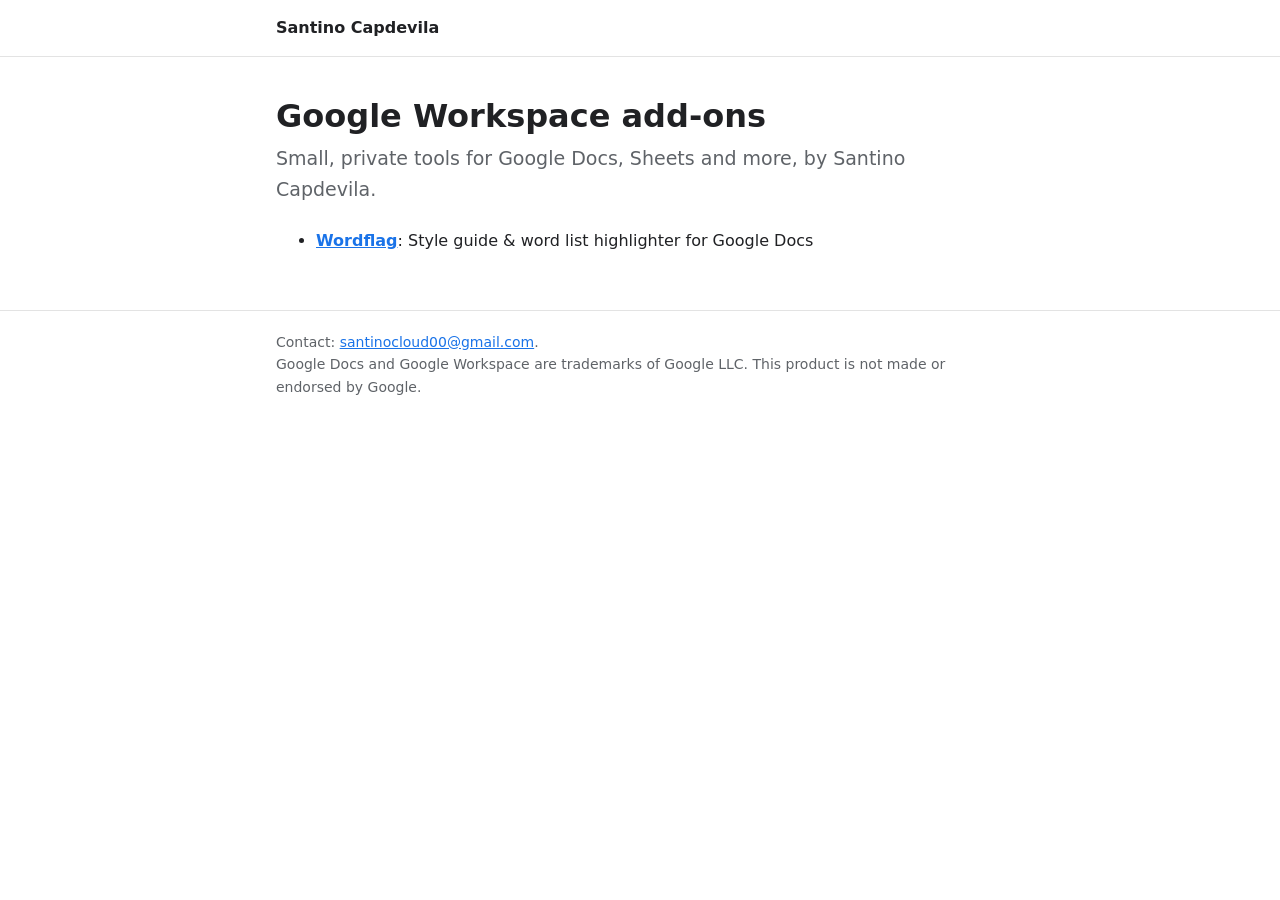
<file: index.html>
<!doctype html>
<html lang="en">
<head>
<meta charset="utf-8">
<meta name="viewport" content="width=device-width, initial-scale=1">
<title>Santino Capdevila · Google Workspace add-ons</title>
<meta name="description" content="Google Workspace add-ons by Santino Capdevila.">

<link rel="stylesheet" href="/site.css">
</head>
<body>
<header><div class="in"><a class="brand" href="/">Santino Capdevila</a></div></header>
<main>

<h1>Google Workspace add-ons</h1>
<p class="lead">Small, private tools for Google Docs, Sheets and more, by Santino Capdevila.</p>
<ul>
<li><a href="/wordflag/"><strong>Wordflag</strong></a>: Style guide &amp; word list highlighter for Google Docs</li>
</ul>

</main>
<footer><div class="in">Contact: <a href="mailto:santinocloud00@gmail.com">santinocloud00@gmail.com</a>.<br>Google Docs and Google Workspace are trademarks of Google LLC. This product is not made or endorsed by Google.</div></footer>
</body>
</html>
</file>
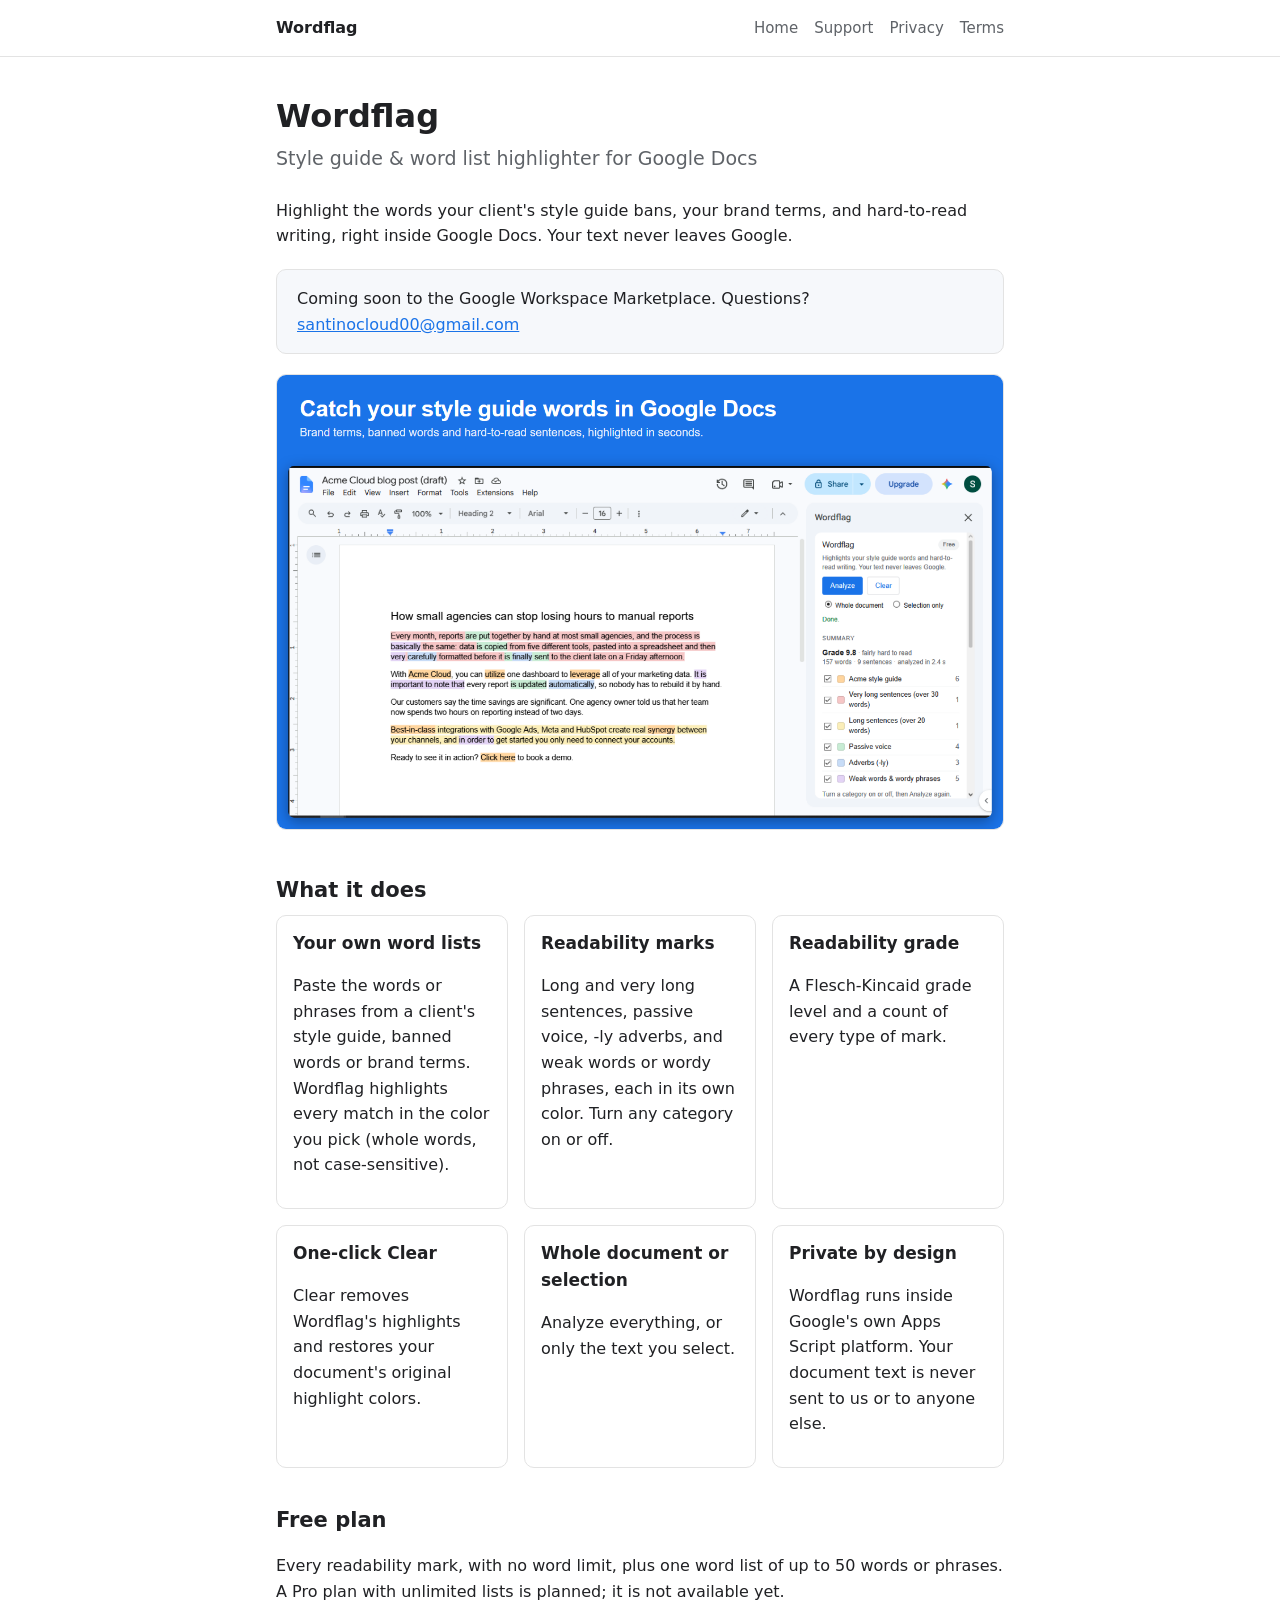
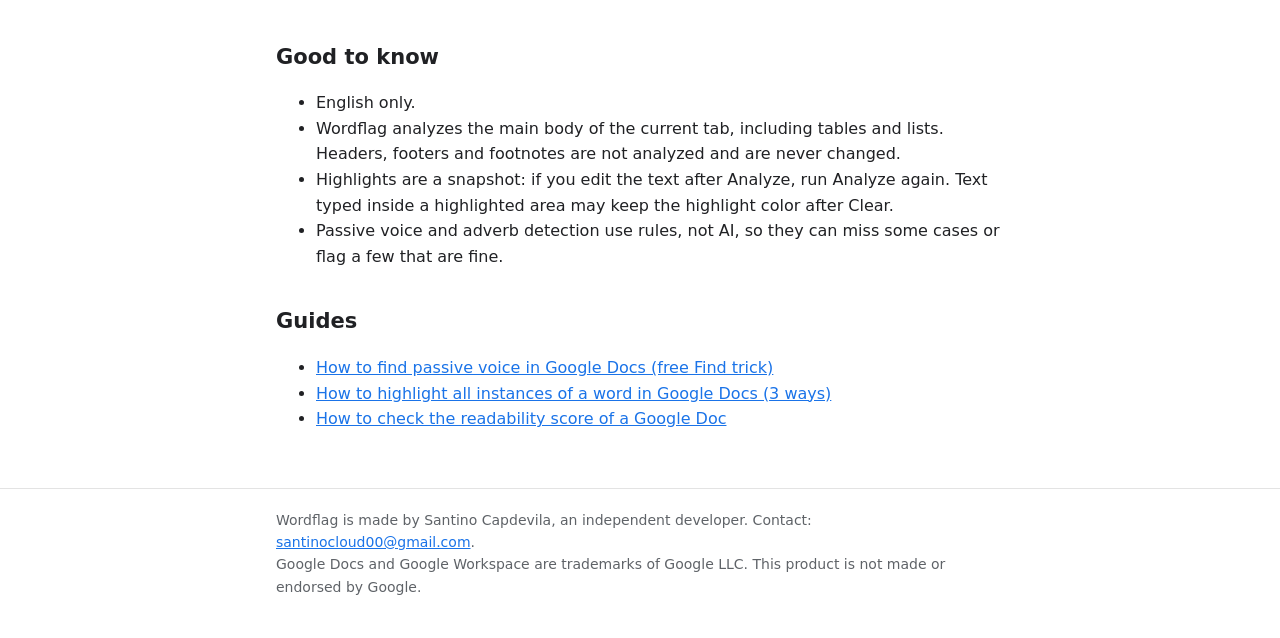
<file: wordflag/index.html>
<!doctype html>
<html lang="en">
<head>
<meta charset="utf-8">
<meta name="viewport" content="width=device-width, initial-scale=1">
<title>Wordflag: Style guide &amp; word list highlighter for Google Docs</title>
<meta name="description" content="Highlight the words your client&#39;s style guide bans, your brand terms, and hard-to-read writing, right inside Google Docs. Your text never leaves Google.">

<link rel="stylesheet" href="/site.css">
</head>
<body>
<header><div class="in"><a class="brand" href="/wordflag/">Wordflag</a><nav><a href="/wordflag/">Home</a><a href="/wordflag/support.html">Support</a><a href="/wordflag/privacy.html">Privacy</a><a href="/wordflag/terms.html">Terms</a></nav></div></header>
<main>

<h1>Wordflag</h1>
<p class="lead">Style guide &amp; word list highlighter for Google Docs</p>
<p>Highlight the words your client&#39;s style guide bans, your brand terms, and hard-to-read writing, right inside Google Docs. Your text never leaves Google.</p>
<p class="box">Coming soon to the Google Workspace Marketplace. Questions? <a href="mailto:santinocloud00@gmail.com">santinocloud00@gmail.com</a></p>
<img class="shot" src="screenshot-1.png" alt="Wordflag sidebar in Google Docs with highlighted words and sentences">
<h2>What it does</h2>
<div class="grid">
<div><h3>Your own word lists</h3><p>Paste the words or phrases from a client&#39;s style guide, banned words or brand terms. Wordflag highlights every match in the color you pick (whole words, not case-sensitive).</p></div>
<div><h3>Readability marks</h3><p>Long and very long sentences, passive voice, -ly adverbs, and weak words or wordy phrases, each in its own color. Turn any category on or off.</p></div>
<div><h3>Readability grade</h3><p>A Flesch-Kincaid grade level and a count of every type of mark.</p></div>
<div><h3>One-click Clear</h3><p>Clear removes Wordflag&#39;s highlights and restores your document&#39;s original highlight colors.</p></div>
<div><h3>Whole document or selection</h3><p>Analyze everything, or only the text you select.</p></div>
<div><h3>Private by design</h3><p>Wordflag runs inside Google&#39;s own Apps Script platform. Your document text is never sent to us or to anyone else.</p></div>
</div>
<h2>Free plan</h2>
<p>Every readability mark, with no word limit, plus one word list of up to 50 words or phrases. A Pro plan with unlimited lists is planned; it is not available yet.</p>
<h2>Good to know</h2>
<ul><li>English only.</li><li>Wordflag analyzes the main body of the current tab, including tables and lists. Headers, footers and footnotes are not analyzed and are never changed.</li><li>Highlights are a snapshot: if you edit the text after Analyze, run Analyze again. Text typed inside a highlighted area may keep the highlight color after Clear.</li><li>Passive voice and adverb detection use rules, not AI, so they can miss some cases or flag a few that are fine.</li></ul>
<h2>Guides</h2>
<ul><li><a href="/wordflag/guides/find-passive-voice-google-docs.html">How to find passive voice in Google Docs (free Find trick)</a></li><li><a href="/wordflag/guides/highlight-all-instances-of-a-word-google-docs.html">How to highlight all instances of a word in Google Docs (3 ways)</a></li><li><a href="/wordflag/guides/readability-score-google-docs.html">How to check the readability score of a Google Doc</a></li></ul>

</main>
<footer><div class="in">Wordflag is made by Santino Capdevila, an independent developer. Contact: <a href="mailto:santinocloud00@gmail.com">santinocloud00@gmail.com</a>.<br>Google Docs and Google Workspace are trademarks of Google LLC. This product is not made or endorsed by Google.</div></footer>
</body>
</html>
</file>
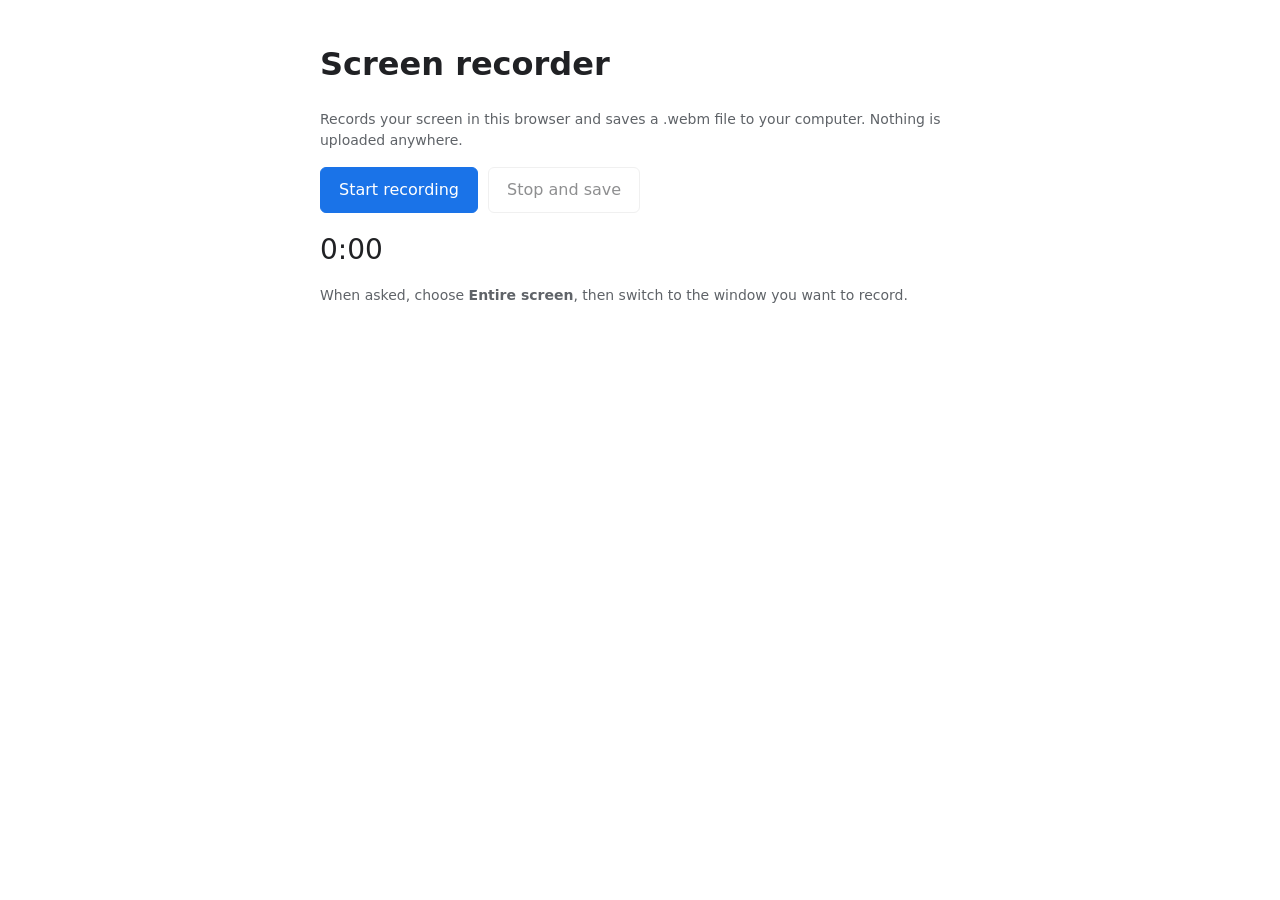
<file: tools/recorder.html>
<!doctype html>
<html lang="en">
<head>
<meta charset="utf-8">
<meta name="viewport" content="width=device-width, initial-scale=1">
<title>Screen recorder</title>
<meta name="robots" content="noindex">
<style>
  :root { --text:#202124; --muted:#5f6368; --bg:#fff; --accent:#1a73e8; --line:#e3e3e3; }
  @media (prefers-color-scheme: dark) { :root { --text:#e8eaed; --muted:#9aa0a6; --bg:#202124; --accent:#8ab4f8; --line:#3c4043; } }
  body { margin:0; background:var(--bg); color:var(--text); font:16px/1.5 system-ui, Arial, sans-serif; }
  main { max-width:640px; margin:40px auto; padding:0 16px; }
  button { font:inherit; padding:10px 18px; border-radius:6px; border:1px solid var(--line); background:var(--bg); color:var(--text); cursor:pointer; }
  button.primary { background:var(--accent); border-color:var(--accent); color:#fff; }
  button:disabled { opacity:.5; cursor:default; }
  .row { display:flex; gap:10px; flex-wrap:wrap; margin:16px 0; }
  #time { font-variant-numeric:tabular-nums; font-size:28px; }
  .muted { color:var(--muted); font-size:14px; }
  video { width:100%; border:1px solid var(--line); border-radius:8px; margin-top:12px; }
</style>
</head>
<body>
<main>
  <h1>Screen recorder</h1>
  <p class="muted">Records your screen in this browser and saves a .webm file to your computer. Nothing is uploaded anywhere.</p>
  <div class="row">
    <button id="start" class="primary">Start recording</button>
    <button id="stop" disabled>Stop and save</button>
  </div>
  <div id="time">0:00</div>
  <p class="muted" id="status">When asked, choose <strong>Entire screen</strong>, then switch to the window you want to record.</p>
  <video id="preview" controls hidden></video>
</main>
<script>
  let recorder, chunks = [], timer, started;
  const $ = (id) => document.getElementById(id);

  function tick() {
    const s = Math.floor((Date.now() - started) / 1000);
    $('time').textContent = Math.floor(s / 60) + ':' + String(s % 60).padStart(2, '0');
  }

  $('start').onclick = async () => {
    let stream;
    try {
      stream = await navigator.mediaDevices.getDisplayMedia({ video: { frameRate: 30 }, audio: false });
    } catch (e) {
      $('status').textContent = 'Recording was not started: ' + e.message;
      return;
    }
    const type = ['video/webm;codecs=vp9', 'video/webm;codecs=vp8', 'video/webm'].find((t) => MediaRecorder.isTypeSupported(t));
    recorder = new MediaRecorder(stream, { mimeType: type, videoBitsPerSecond: 6000000 });
    chunks = [];
    recorder.ondataavailable = (e) => { if (e.data.size) chunks.push(e.data); };
    recorder.onstop = () => {
      clearInterval(timer);
      stream.getTracks().forEach((t) => t.stop());
      const blob = new Blob(chunks, { type: 'video/webm' });
      const url = URL.createObjectURL(blob);
      const a = document.createElement('a');
      a.href = url;
      a.download = 'recording-' + new Date().toISOString().slice(0, 19).replace(/[:T]/g, '-') + '.webm';
      a.click();
      $('preview').src = url;
      $('preview').hidden = false;
      $('status').textContent = 'Saved to your Downloads folder as ' + a.download + '.';
      $('start').disabled = false;
      $('stop').disabled = true;
    };
    stream.getVideoTracks()[0].onended = () => { if (recorder.state !== 'inactive') recorder.stop(); };
    recorder.start(1000);
    started = Date.now();
    timer = setInterval(tick, 500);
    $('start').disabled = true;
    $('stop').disabled = false;
    $('status').textContent = 'Recording… come back here and click "Stop and save" when you finish.';
  };

  $('stop').onclick = () => { if (recorder && recorder.state !== 'inactive') recorder.stop(); };
</script>
</body>
</html>
</file>
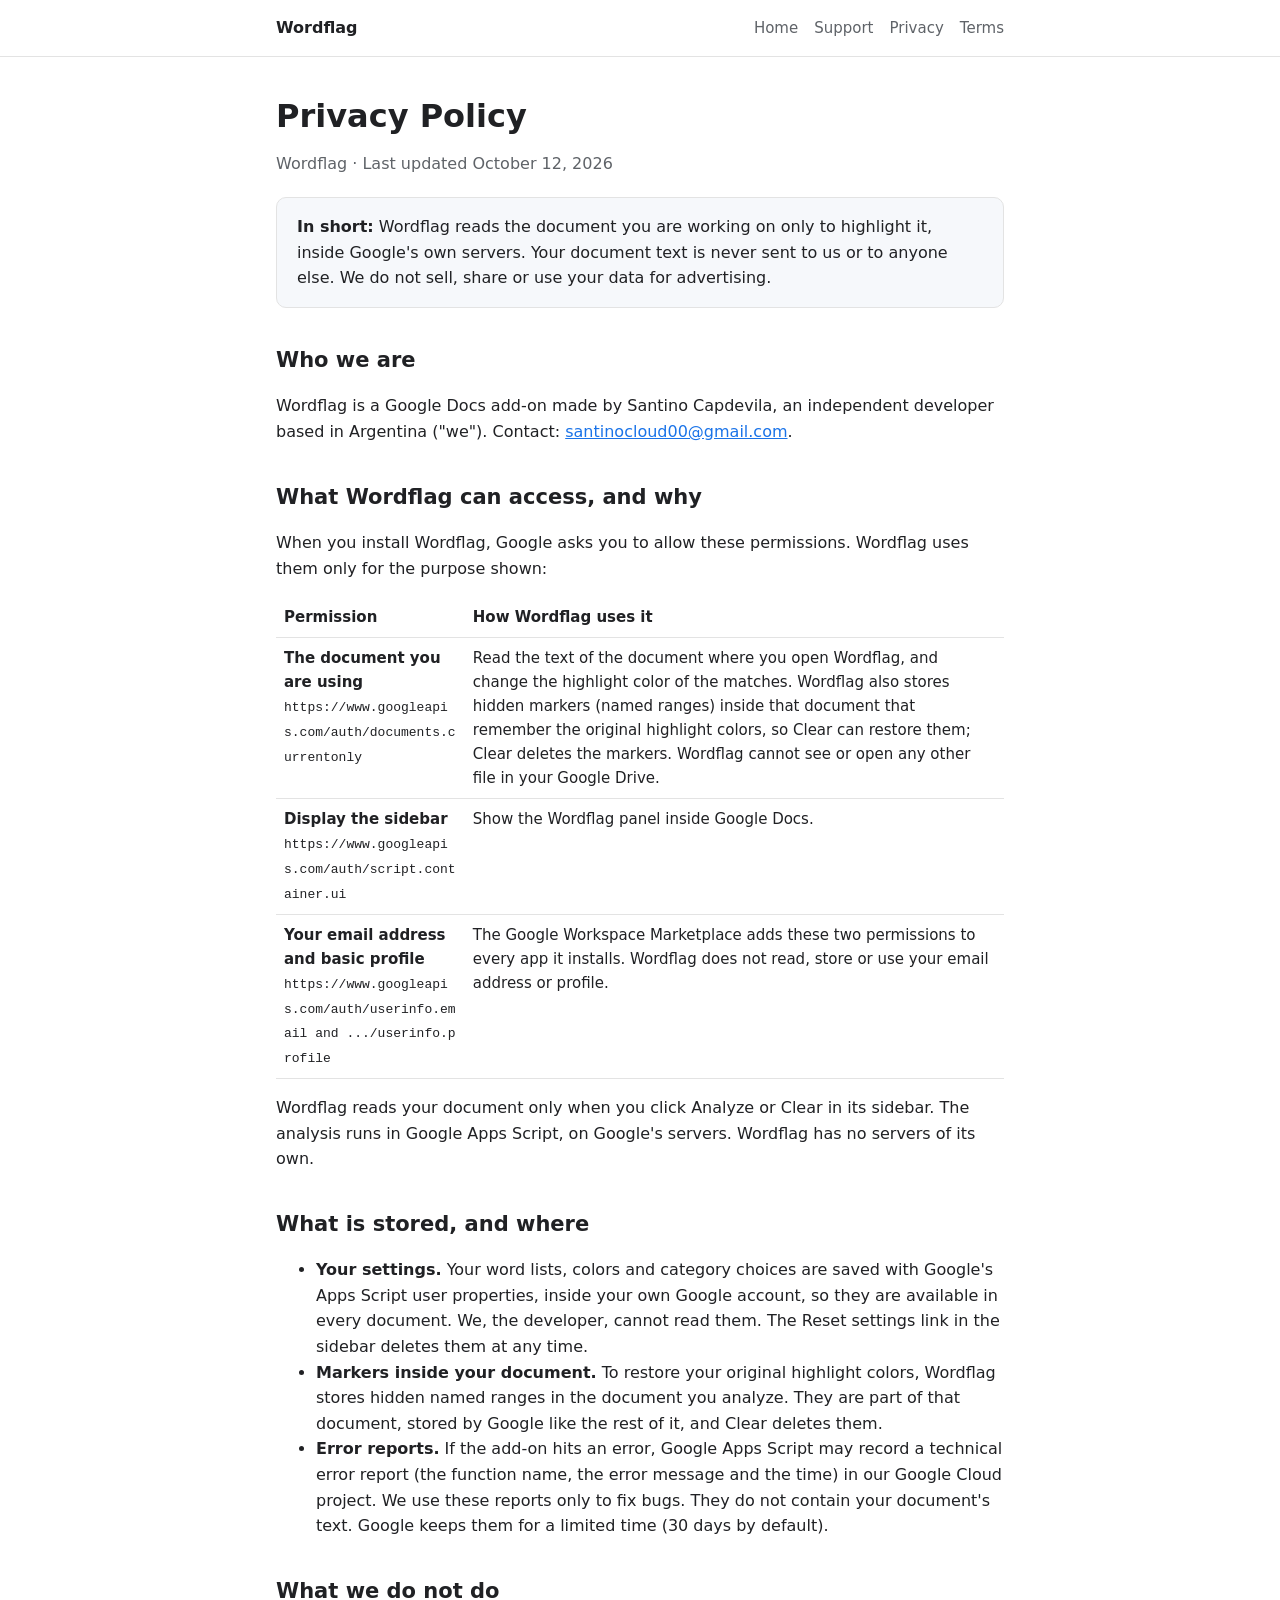
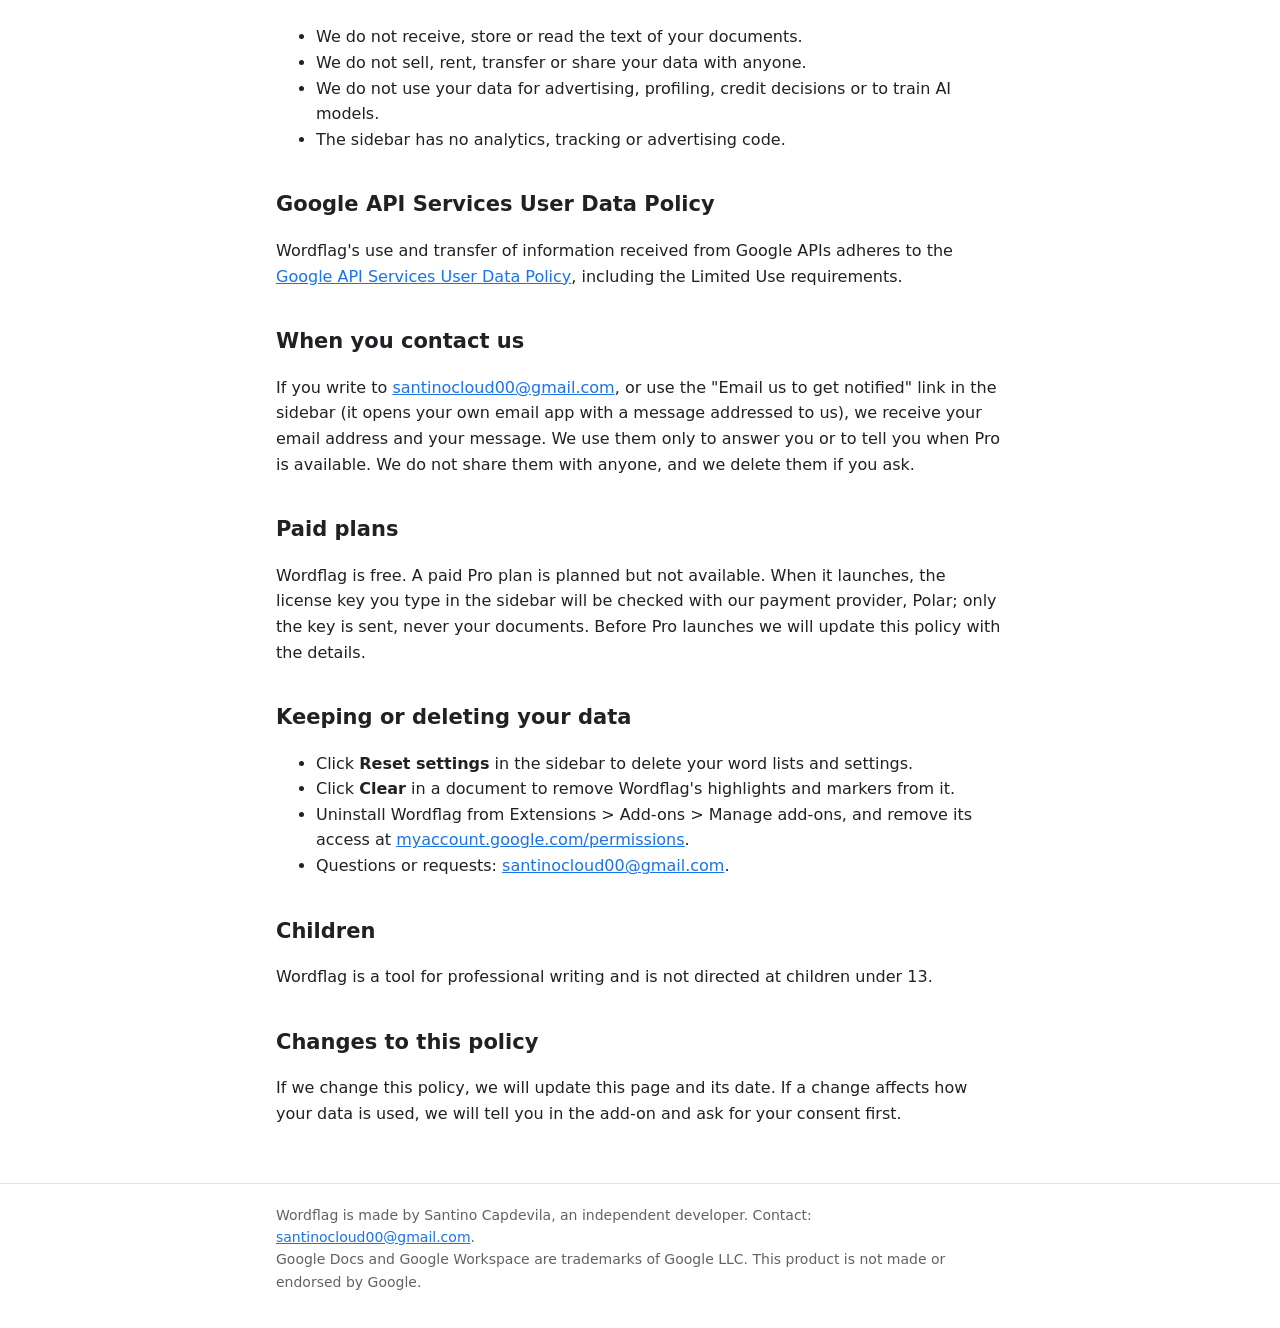
<file: wordflag/privacy.html>
<!doctype html>
<html lang="en">
<head>
<meta charset="utf-8">
<meta name="viewport" content="width=device-width, initial-scale=1">
<title>Privacy Policy · Wordflag</title>
<meta name="description" content="How Wordflag handles your data.">

<link rel="stylesheet" href="/site.css">
</head>
<body>
<header><div class="in"><a class="brand" href="/wordflag/">Wordflag</a><nav><a href="/wordflag/">Home</a><a href="/wordflag/support.html">Support</a><a href="/wordflag/privacy.html">Privacy</a><a href="/wordflag/terms.html">Terms</a></nav></div></header>
<main>

<h1>Privacy Policy</h1>
<p class="muted">Wordflag · Last updated October 12, 2026</p>
<div class="box"><strong>In short:</strong> Wordflag reads the document you are working on only to highlight it, inside Google's own servers. Your document text is never sent to us or to anyone else. We do not sell, share or use your data for advertising.</div>

<h2>Who we are</h2>
<p>Wordflag is a Google Docs add-on made by Santino Capdevila, an independent developer based in Argentina ("we"). Contact: <a href="mailto:santinocloud00@gmail.com">santinocloud00@gmail.com</a>.</p>

<h2>What Wordflag can access, and why</h2>
<p>When you install Wordflag, Google asks you to allow these permissions. Wordflag uses them only for the purpose shown:</p>
<table><thead><tr><th>Permission</th><th>How Wordflag uses it</th></tr></thead><tbody>
<tr><td><strong>The document you are using</strong><br><code>https://www.googleapis.com/auth/documents.currentonly</code></td><td>Read the text of the document where you open Wordflag, and change the highlight color of the matches. Wordflag also stores hidden markers (named ranges) inside that document that remember the original highlight colors, so Clear can restore them; Clear deletes the markers. Wordflag cannot see or open any other file in your Google Drive.</td></tr>
<tr><td><strong>Display the sidebar</strong><br><code>https://www.googleapis.com/auth/script.container.ui</code></td><td>Show the Wordflag panel inside Google Docs.</td></tr>
<tr><td><strong>Your email address and basic profile</strong><br><code>https://www.googleapis.com/auth/userinfo.email and .../userinfo.profile</code></td><td>The Google Workspace Marketplace adds these two permissions to every app it installs. Wordflag does not read, store or use your email address or profile.</td></tr>
</tbody></table>
<p>Wordflag reads your document only when you click Analyze or Clear in its sidebar. The analysis runs in Google Apps Script, on Google's servers. Wordflag has no servers of its own.</p>

<h2>What is stored, and where</h2>
<ul>
<li><strong>Your settings.</strong> Your word lists, colors and category choices are saved with Google&#39;s Apps Script user properties, inside your own Google account, so they are available in every document. We, the developer, cannot read them. The Reset settings link in the sidebar deletes them at any time.</li>
<li><strong>Markers inside your document.</strong> To restore your original highlight colors, Wordflag stores hidden named ranges in the document you analyze. They are part of that document, stored by Google like the rest of it, and Clear deletes them.</li>
<li><strong>Error reports.</strong> If the add-on hits an error, Google Apps Script may record a technical error report (the function name, the error message and the time) in our Google Cloud project. We use these reports only to fix bugs. They do not contain your document's text. Google keeps them for a limited time (30 days by default).</li>
</ul>

<h2>What we do not do</h2>
<ul>
<li>We do not receive, store or read the text of your documents.</li>
<li>We do not sell, rent, transfer or share your data with anyone.</li>
<li>We do not use your data for advertising, profiling, credit decisions or to train AI models.</li>
<li>The sidebar has no analytics, tracking or advertising code.</li>
</ul>

<h2>Google API Services User Data Policy</h2>
<p>Wordflag's use and transfer of information received from Google APIs adheres to the <a href="https://developers.google.com/terms/api-services-user-data-policy">Google API Services User Data Policy</a>, including the Limited Use requirements.</p>

<h2>When you contact us</h2>
<p>If you write to <a href="mailto:santinocloud00@gmail.com">santinocloud00@gmail.com</a>, or use the "Email us to get notified" link in the sidebar (it opens your own email app with a message addressed to us), we receive your email address and your message. We use them only to answer you or to tell you when Pro is available. We do not share them with anyone, and we delete them if you ask.</p>

<h2>Paid plans</h2>
<p>Wordflag is free. A paid Pro plan is planned but not available. When it launches, the license key you type in the sidebar will be checked with our payment provider, Polar; only the key is sent, never your documents. Before Pro launches we will update this policy with the details.</p>

<h2>Keeping or deleting your data</h2>
<ul>
<li>Click <strong>Reset settings</strong> in the sidebar to delete your word lists and settings.</li>
<li>Click <strong>Clear</strong> in a document to remove Wordflag's highlights and markers from it.</li>
<li>Uninstall Wordflag from Extensions &gt; Add-ons &gt; Manage add-ons, and remove its access at <a href="https://myaccount.google.com/permissions">myaccount.google.com/permissions</a>.</li>
<li>Questions or requests: <a href="mailto:santinocloud00@gmail.com">santinocloud00@gmail.com</a>.</li>
</ul>

<h2>Children</h2>
<p>Wordflag is a tool for professional writing and is not directed at children under 13.</p>

<h2>Changes to this policy</h2>
<p>If we change this policy, we will update this page and its date. If a change affects how your data is used, we will tell you in the add-on and ask for your consent first.</p>

</main>
<footer><div class="in">Wordflag is made by Santino Capdevila, an independent developer. Contact: <a href="mailto:santinocloud00@gmail.com">santinocloud00@gmail.com</a>.<br>Google Docs and Google Workspace are trademarks of Google LLC. This product is not made or endorsed by Google.</div></footer>
</body>
</html>
</file>
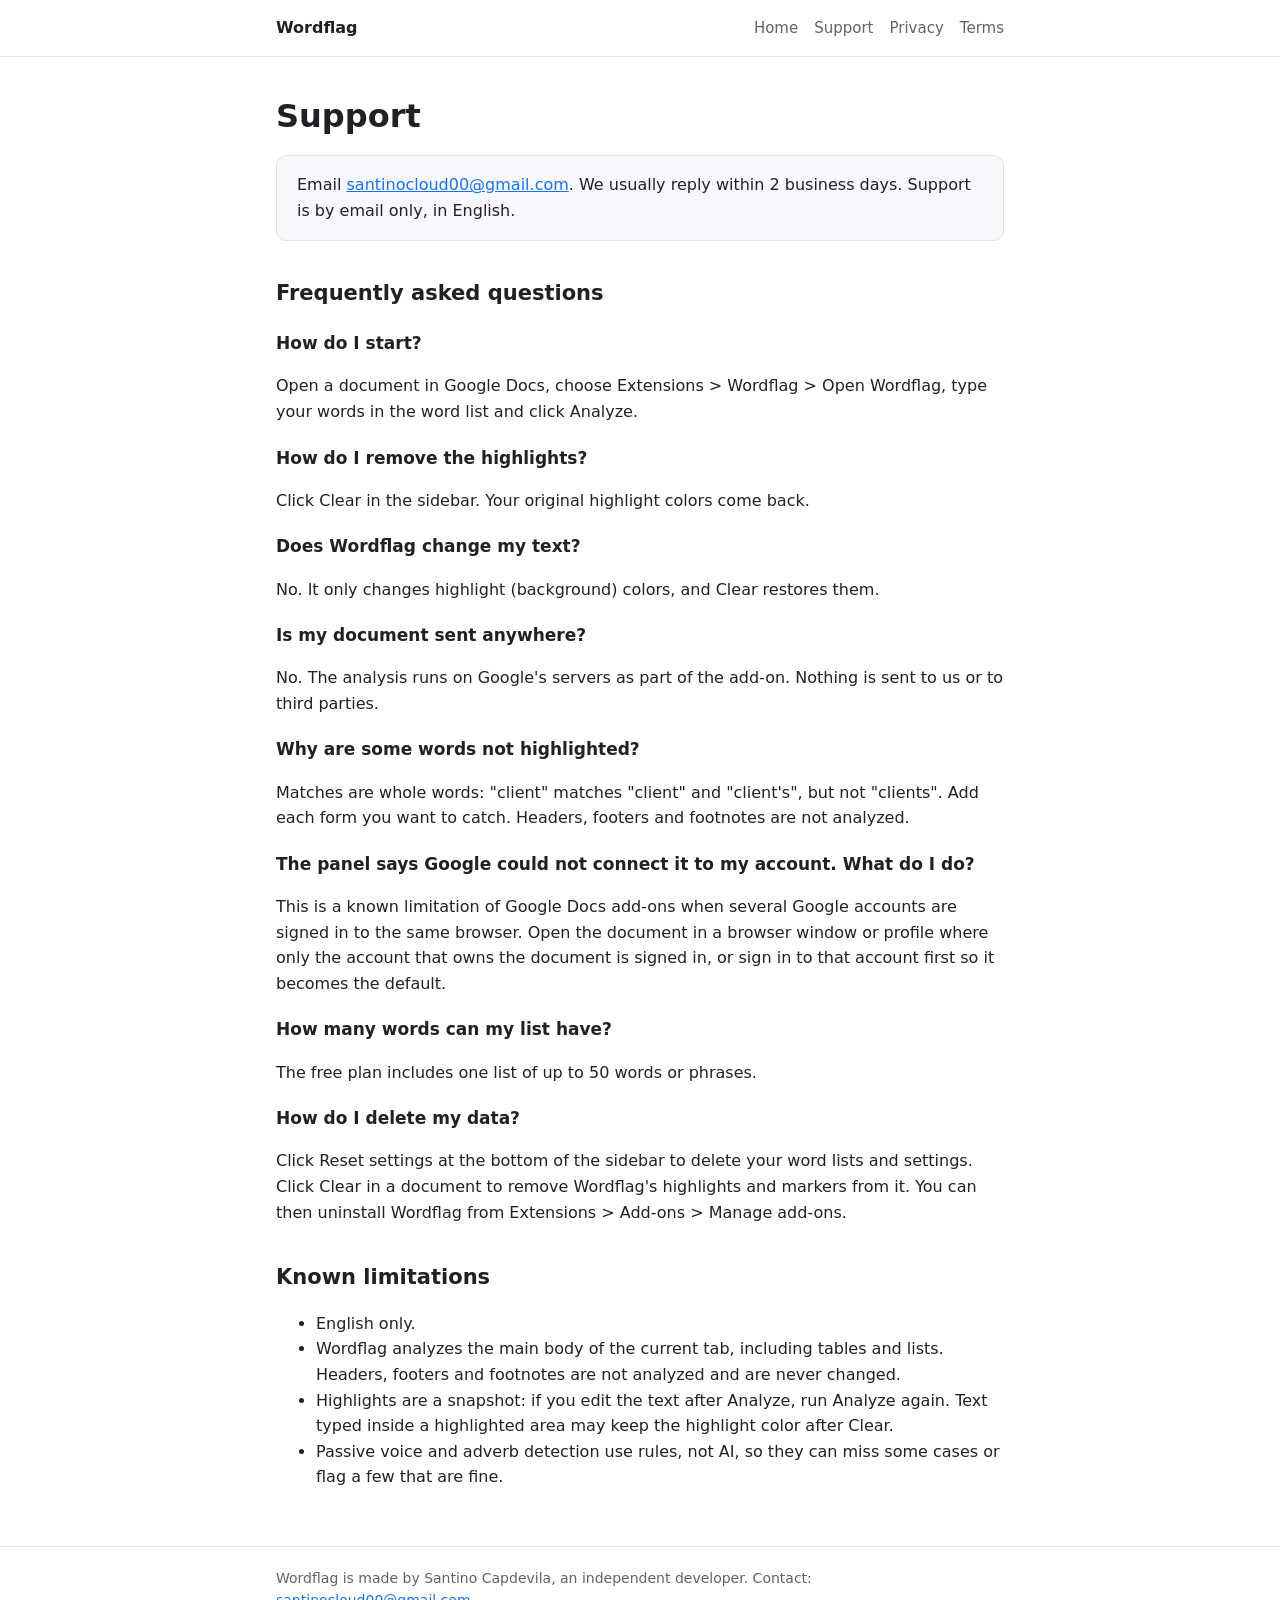
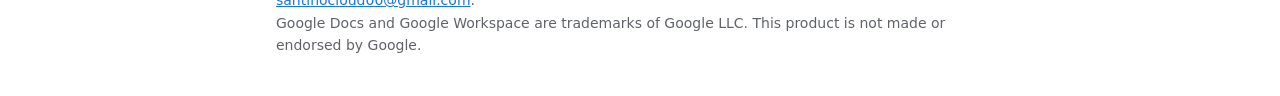
<file: wordflag/support.html>
<!doctype html>
<html lang="en">
<head>
<meta charset="utf-8">
<meta name="viewport" content="width=device-width, initial-scale=1">
<title>Support · Wordflag</title>
<meta name="description" content="Help for Wordflag.">

<link rel="stylesheet" href="/site.css">
</head>
<body>
<header><div class="in"><a class="brand" href="/wordflag/">Wordflag</a><nav><a href="/wordflag/">Home</a><a href="/wordflag/support.html">Support</a><a href="/wordflag/privacy.html">Privacy</a><a href="/wordflag/terms.html">Terms</a></nav></div></header>
<main>

<h1>Support</h1>
<div class="box">Email <a href="mailto:santinocloud00@gmail.com?subject=Wordflag">santinocloud00@gmail.com</a>. We usually reply within 2 business days. Support is by email only, in English.</div>
<h2>Frequently asked questions</h2>
<h3>How do I start?</h3><p>Open a document in Google Docs, choose Extensions &gt; Wordflag &gt; Open Wordflag, type your words in the word list and click Analyze.</p>
<h3>How do I remove the highlights?</h3><p>Click Clear in the sidebar. Your original highlight colors come back.</p>
<h3>Does Wordflag change my text?</h3><p>No. It only changes highlight (background) colors, and Clear restores them.</p>
<h3>Is my document sent anywhere?</h3><p>No. The analysis runs on Google&#39;s servers as part of the add-on. Nothing is sent to us or to third parties.</p>
<h3>Why are some words not highlighted?</h3><p>Matches are whole words: &quot;client&quot; matches &quot;client&quot; and &quot;client&#39;s&quot;, but not &quot;clients&quot;. Add each form you want to catch. Headers, footers and footnotes are not analyzed.</p>
<h3>The panel says Google could not connect it to my account. What do I do?</h3><p>This is a known limitation of Google Docs add-ons when several Google accounts are signed in to the same browser. Open the document in a browser window or profile where only the account that owns the document is signed in, or sign in to that account first so it becomes the default.</p>
<h3>How many words can my list have?</h3><p>The free plan includes one list of up to 50 words or phrases.</p>
<h3>How do I delete my data?</h3><p>Click Reset settings at the bottom of the sidebar to delete your word lists and settings. Click Clear in a document to remove Wordflag&#39;s highlights and markers from it. You can then uninstall Wordflag from Extensions &gt; Add-ons &gt; Manage add-ons.</p>
<h2>Known limitations</h2>
<ul><li>English only.</li><li>Wordflag analyzes the main body of the current tab, including tables and lists. Headers, footers and footnotes are not analyzed and are never changed.</li><li>Highlights are a snapshot: if you edit the text after Analyze, run Analyze again. Text typed inside a highlighted area may keep the highlight color after Clear.</li><li>Passive voice and adverb detection use rules, not AI, so they can miss some cases or flag a few that are fine.</li></ul>

</main>
<footer><div class="in">Wordflag is made by Santino Capdevila, an independent developer. Contact: <a href="mailto:santinocloud00@gmail.com">santinocloud00@gmail.com</a>.<br>Google Docs and Google Workspace are trademarks of Google LLC. This product is not made or endorsed by Google.</div></footer>
</body>
</html>
</file>
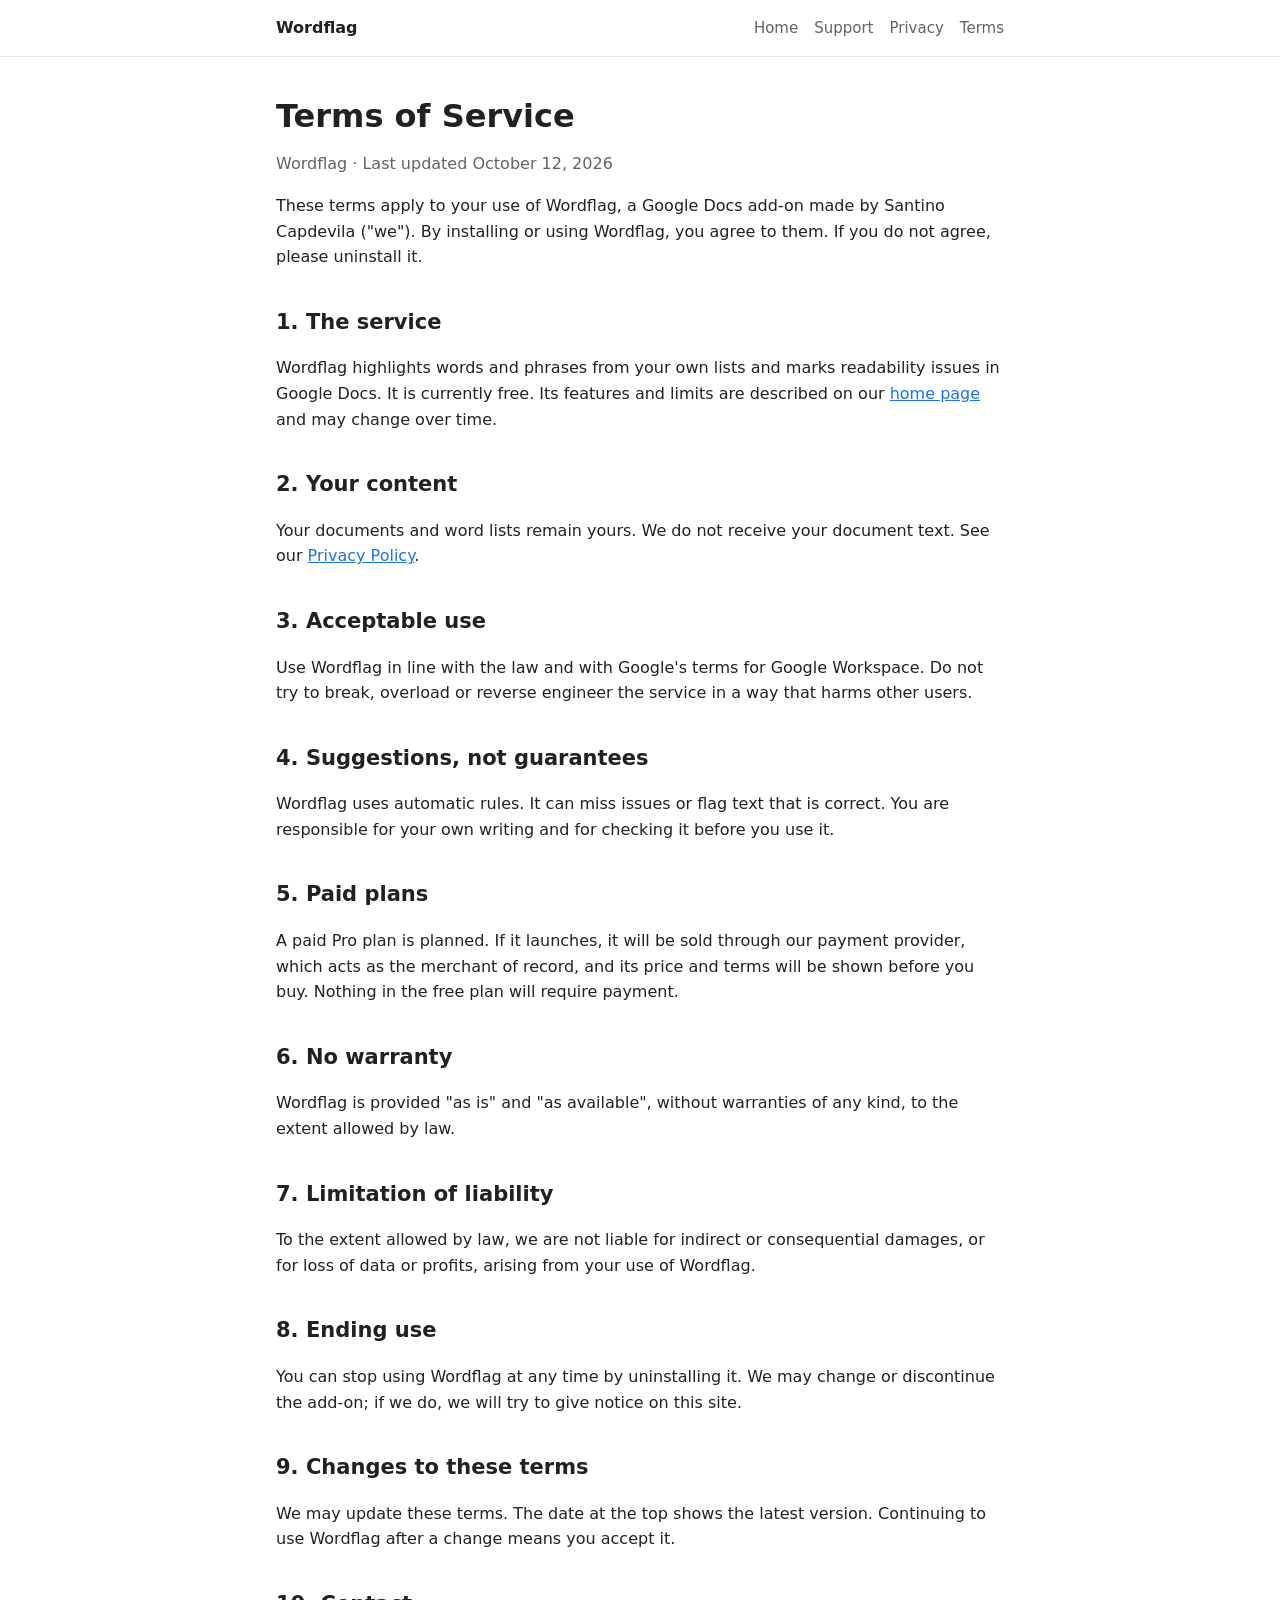
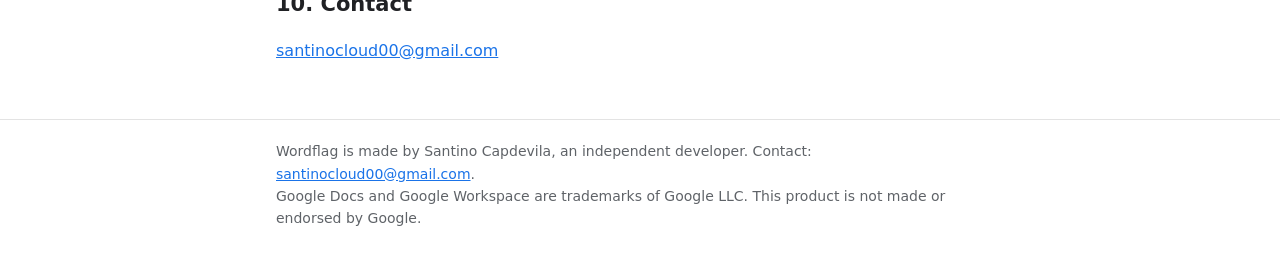
<file: wordflag/terms.html>
<!doctype html>
<html lang="en">
<head>
<meta charset="utf-8">
<meta name="viewport" content="width=device-width, initial-scale=1">
<title>Terms of Service · Wordflag</title>
<meta name="description" content="Terms for using Wordflag.">

<link rel="stylesheet" href="/site.css">
</head>
<body>
<header><div class="in"><a class="brand" href="/wordflag/">Wordflag</a><nav><a href="/wordflag/">Home</a><a href="/wordflag/support.html">Support</a><a href="/wordflag/privacy.html">Privacy</a><a href="/wordflag/terms.html">Terms</a></nav></div></header>
<main>

<h1>Terms of Service</h1>
<p class="muted">Wordflag · Last updated October 12, 2026</p>
<p>These terms apply to your use of Wordflag, a Google Docs add-on made by Santino Capdevila ("we"). By installing or using Wordflag, you agree to them. If you do not agree, please uninstall it.</p>

<h2>1. The service</h2>
<p>Wordflag highlights words and phrases from your own lists and marks readability issues in Google Docs. It is currently free. Its features and limits are described on our <a href="./">home page</a> and may change over time.</p>

<h2>2. Your content</h2>
<p>Your documents and word lists remain yours. We do not receive your document text. See our <a href="privacy.html">Privacy Policy</a>.</p>

<h2>3. Acceptable use</h2>
<p>Use Wordflag in line with the law and with Google's terms for Google Workspace. Do not try to break, overload or reverse engineer the service in a way that harms other users.</p>

<h2>4. Suggestions, not guarantees</h2>
<p>Wordflag uses automatic rules. It can miss issues or flag text that is correct. You are responsible for your own writing and for checking it before you use it.</p>

<h2>5. Paid plans</h2>
<p>A paid Pro plan is planned. If it launches, it will be sold through our payment provider, which acts as the merchant of record, and its price and terms will be shown before you buy. Nothing in the free plan will require payment.</p>

<h2>6. No warranty</h2>
<p>Wordflag is provided "as is" and "as available", without warranties of any kind, to the extent allowed by law.</p>

<h2>7. Limitation of liability</h2>
<p>To the extent allowed by law, we are not liable for indirect or consequential damages, or for loss of data or profits, arising from your use of Wordflag.</p>

<h2>8. Ending use</h2>
<p>You can stop using Wordflag at any time by uninstalling it. We may change or discontinue the add-on; if we do, we will try to give notice on this site.</p>

<h2>9. Changes to these terms</h2>
<p>We may update these terms. The date at the top shows the latest version. Continuing to use Wordflag after a change means you accept it.</p>

<h2>10. Contact</h2>
<p><a href="mailto:santinocloud00@gmail.com">santinocloud00@gmail.com</a></p>

</main>
<footer><div class="in">Wordflag is made by Santino Capdevila, an independent developer. Contact: <a href="mailto:santinocloud00@gmail.com">santinocloud00@gmail.com</a>.<br>Google Docs and Google Workspace are trademarks of Google LLC. This product is not made or endorsed by Google.</div></footer>
</body>
</html>
</file>
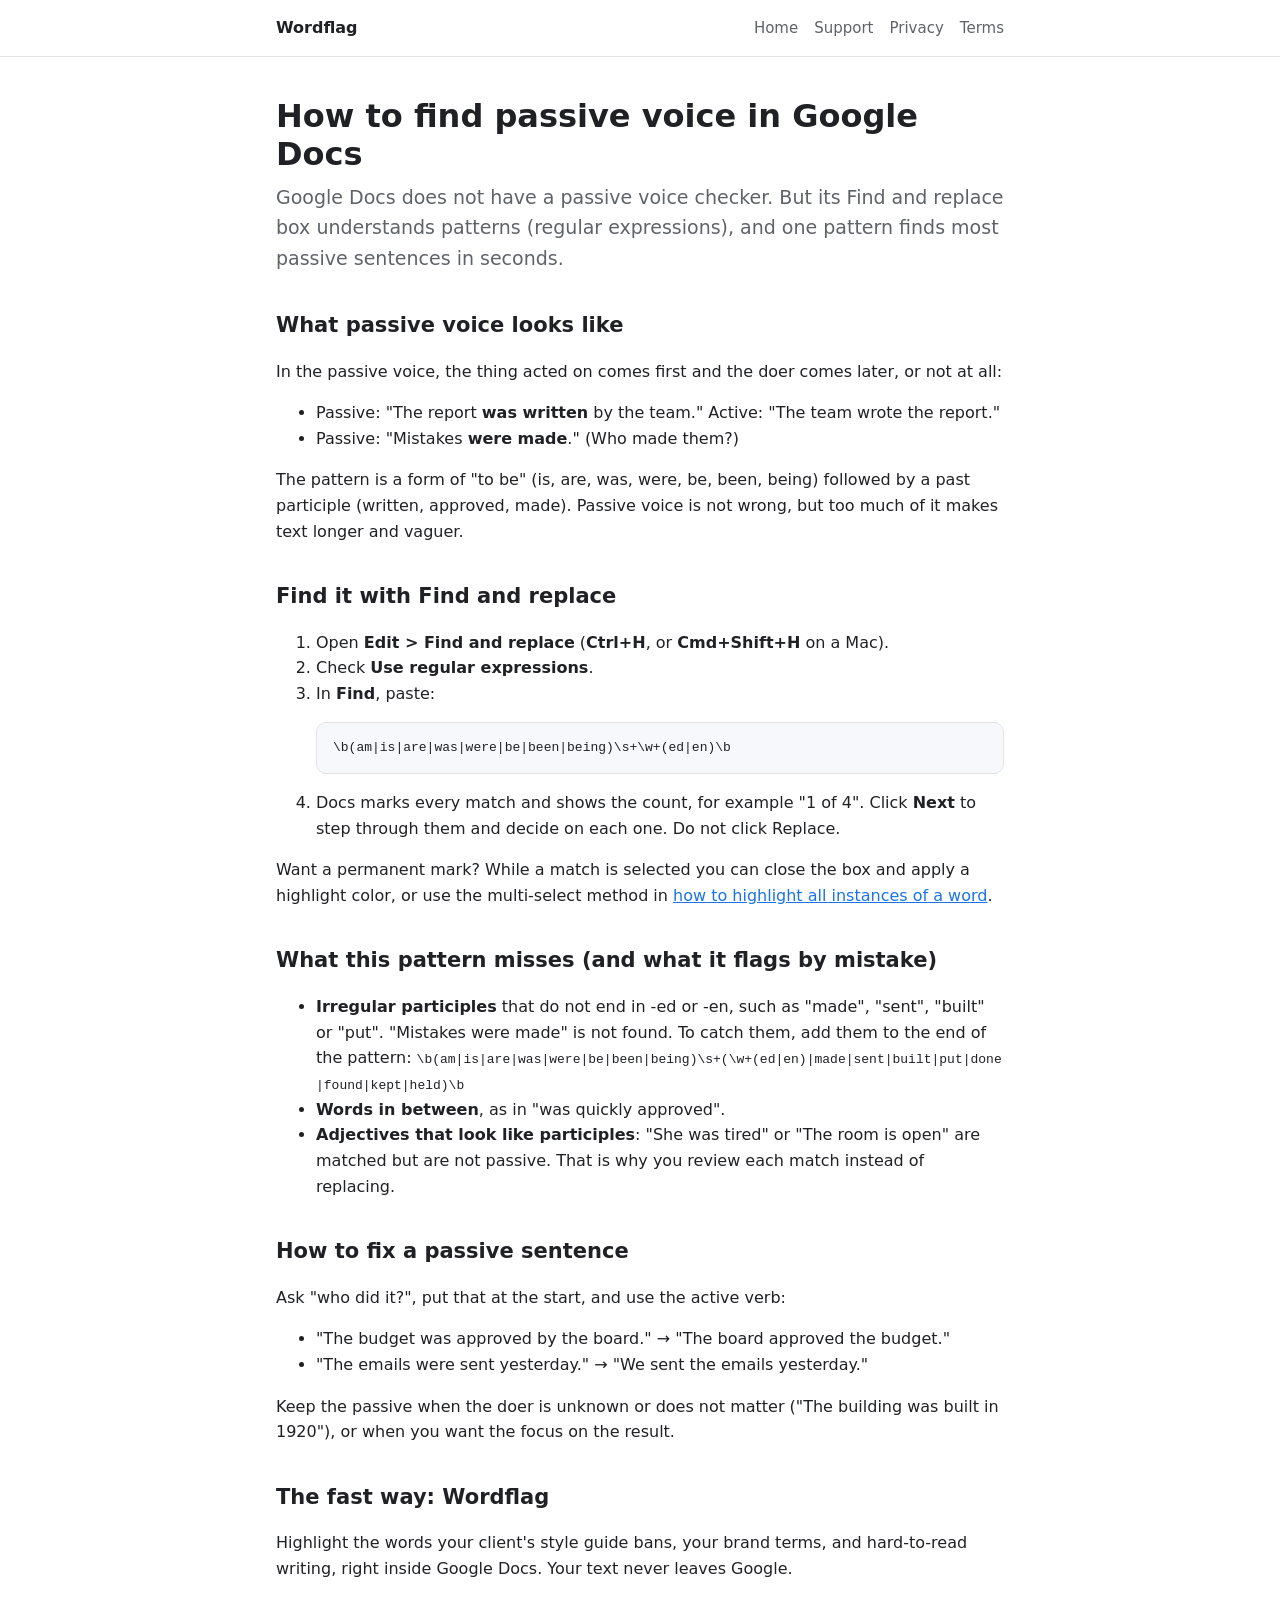
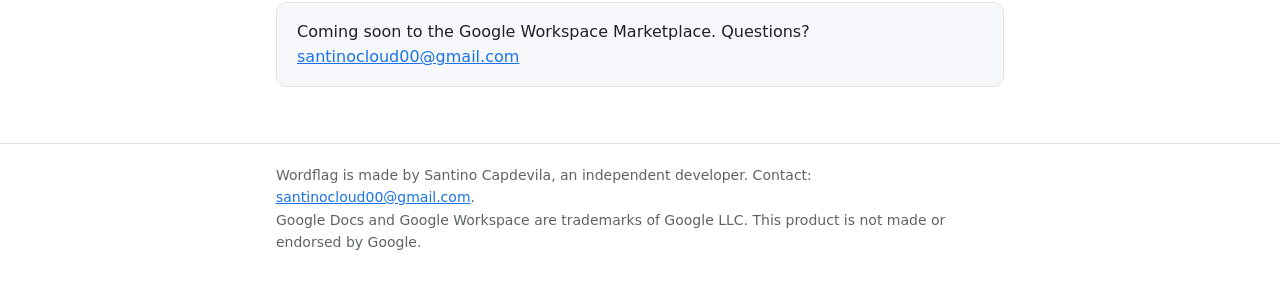
<file: wordflag/guides/find-passive-voice-google-docs.html>
<!doctype html>
<html lang="en">
<head>
<meta charset="utf-8">
<meta name="viewport" content="width=device-width, initial-scale=1">
<title>How to find passive voice in Google Docs (free Find trick)</title>
<meta name="description" content="Google Docs has no passive voice checker. This Find and replace pattern finds most passive sentences in seconds, with no add-on. Here is how to use it and its limits.">

<link rel="stylesheet" href="/site.css">
</head>
<body>
<header><div class="in"><a class="brand" href="/wordflag/">Wordflag</a><nav><a href="/wordflag/">Home</a><a href="/wordflag/support.html">Support</a><a href="/wordflag/privacy.html">Privacy</a><a href="/wordflag/terms.html">Terms</a></nav></div></header>
<main>
<h1>How to find passive voice in Google Docs</h1>
<p class="lead">Google Docs does not have a passive voice checker. But its Find and replace box understands patterns (regular expressions), and one pattern finds most passive sentences in seconds.</p>

<h2>What passive voice looks like</h2>
<p>In the passive voice, the thing acted on comes first and the doer comes later, or not at all:</p>
<ul>
<li>Passive: "The report <strong>was written</strong> by the team." Active: "The team wrote the report."</li>
<li>Passive: "Mistakes <strong>were made</strong>." (Who made them?)</li>
</ul>
<p>The pattern is a form of "to be" (is, are, was, were, be, been, being) followed by a past participle (written, approved, made). Passive voice is not wrong, but too much of it makes text longer and vaguer.</p>

<h2>Find it with Find and replace</h2>
<ol>
<li>Open <strong>Edit &gt; Find and replace</strong> (<strong>Ctrl+H</strong>, or <strong>Cmd+Shift+H</strong> on a Mac).</li>
<li>Check <strong>Use regular expressions</strong>.</li>
<li>In <strong>Find</strong>, paste:
<pre><code>\b(am|is|are|was|were|be|been|being)\s+\w+(ed|en)\b</code></pre></li>
<li>Docs marks every match and shows the count, for example "1 of 4". Click <strong>Next</strong> to step through them and decide on each one. Do not click Replace.</li>
</ol>
<p>Want a permanent mark? While a match is selected you can close the box and apply a highlight color, or use the multi-select method in <a href="/wordflag/guides/highlight-all-instances-of-a-word-google-docs.html">how to highlight all instances of a word</a>.</p>

<h2>What this pattern misses (and what it flags by mistake)</h2>
<ul>
<li><strong>Irregular participles</strong> that do not end in -ed or -en, such as "made", "sent", "built" or "put". "Mistakes were made" is not found. To catch them, add them to the end of the pattern: <code>\b(am|is|are|was|were|be|been|being)\s+(\w+(ed|en)|made|sent|built|put|done|found|kept|held)\b</code></li>
<li><strong>Words in between</strong>, as in "was quickly approved".</li>
<li><strong>Adjectives that look like participles</strong>: "She was tired" or "The room is open" are matched but are not passive. That is why you review each match instead of replacing.</li>
</ul>

<h2>How to fix a passive sentence</h2>
<p>Ask "who did it?", put that at the start, and use the active verb:</p>
<ul>
<li>"The budget was approved by the board." → "The board approved the budget."</li>
<li>"The emails were sent yesterday." → "We sent the emails yesterday."</li>
</ul>
<p>Keep the passive when the doer is unknown or does not matter ("The building was built in 1920"), or when you want the focus on the result.</p>

<h2>The fast way: Wordflag</h2>
<p>Highlight the words your client&#39;s style guide bans, your brand terms, and hard-to-read writing, right inside Google Docs. Your text never leaves Google.</p>
<p class="box">Coming soon to the Google Workspace Marketplace. Questions? <a href="mailto:santinocloud00@gmail.com">santinocloud00@gmail.com</a></p>

</main>
<footer><div class="in">Wordflag is made by Santino Capdevila, an independent developer. Contact: <a href="mailto:santinocloud00@gmail.com">santinocloud00@gmail.com</a>.<br>Google Docs and Google Workspace are trademarks of Google LLC. This product is not made or endorsed by Google.</div></footer>
</body>
</html>
</file>
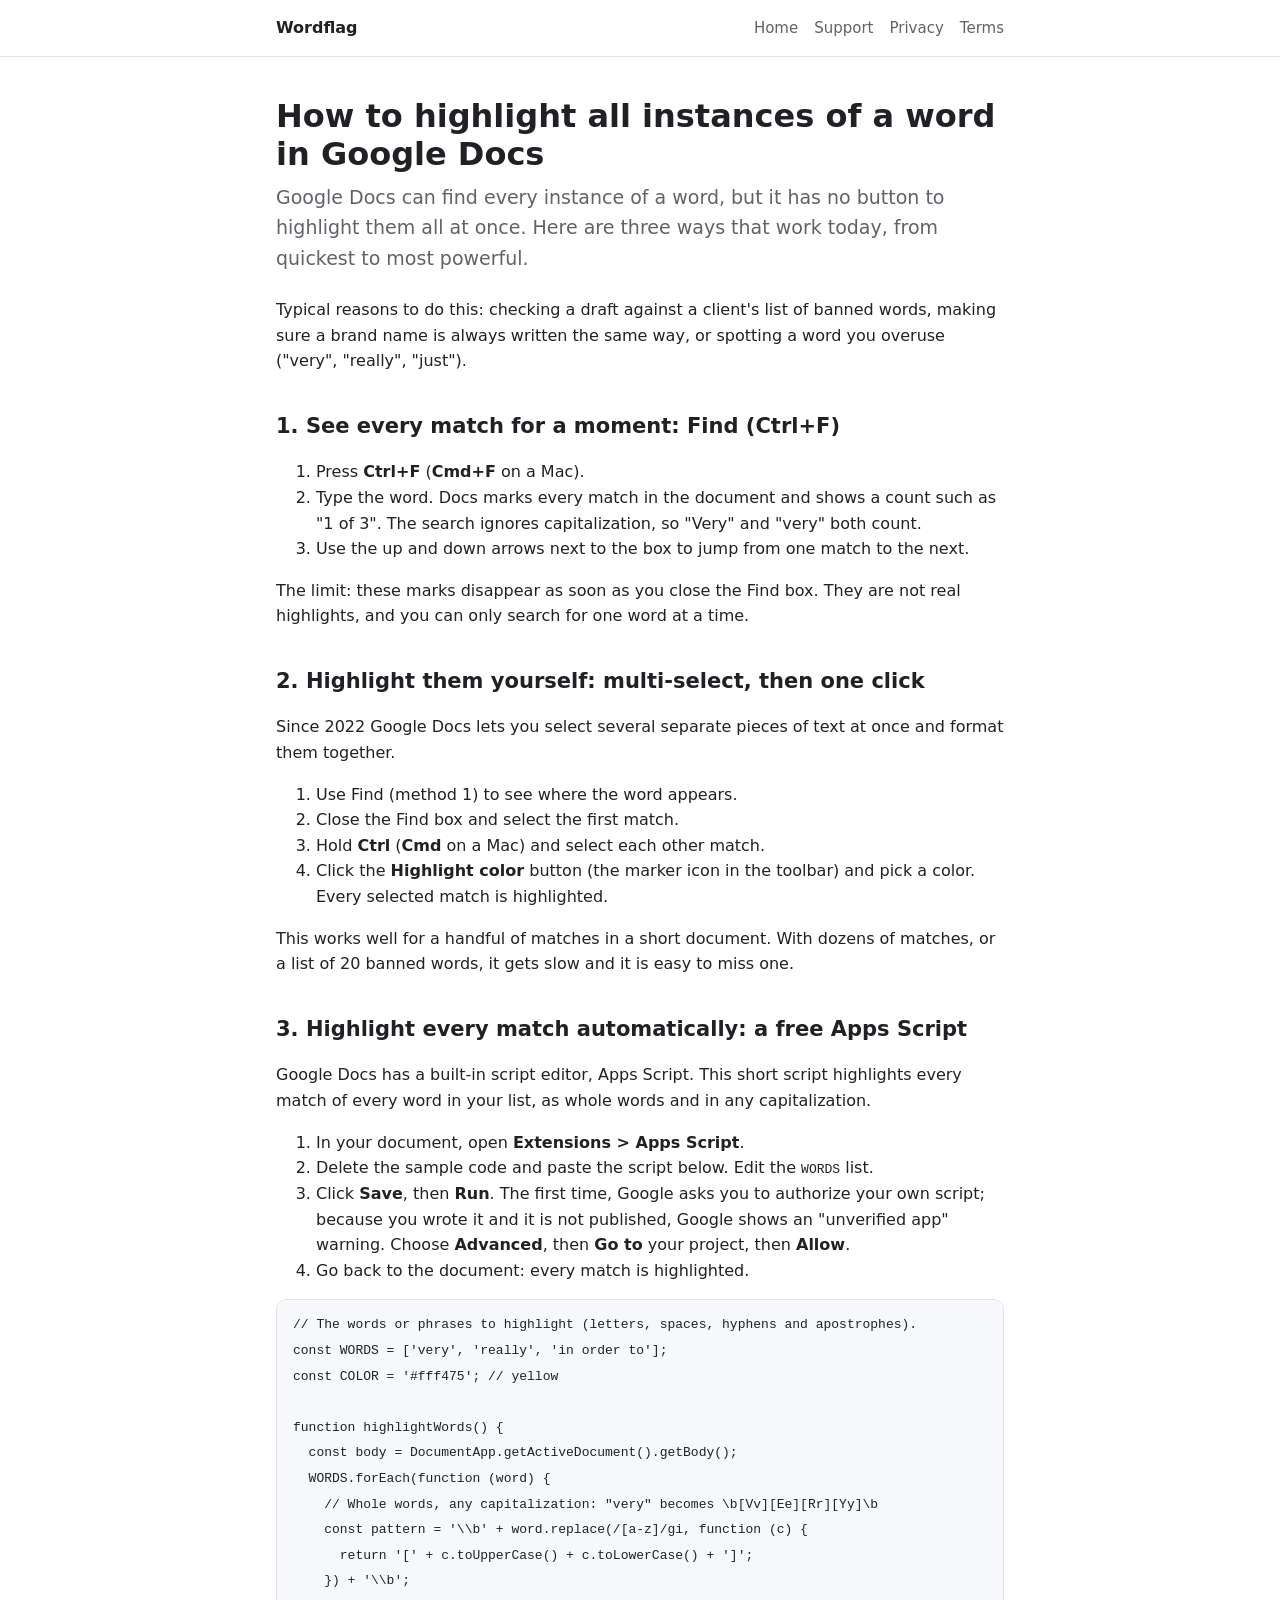
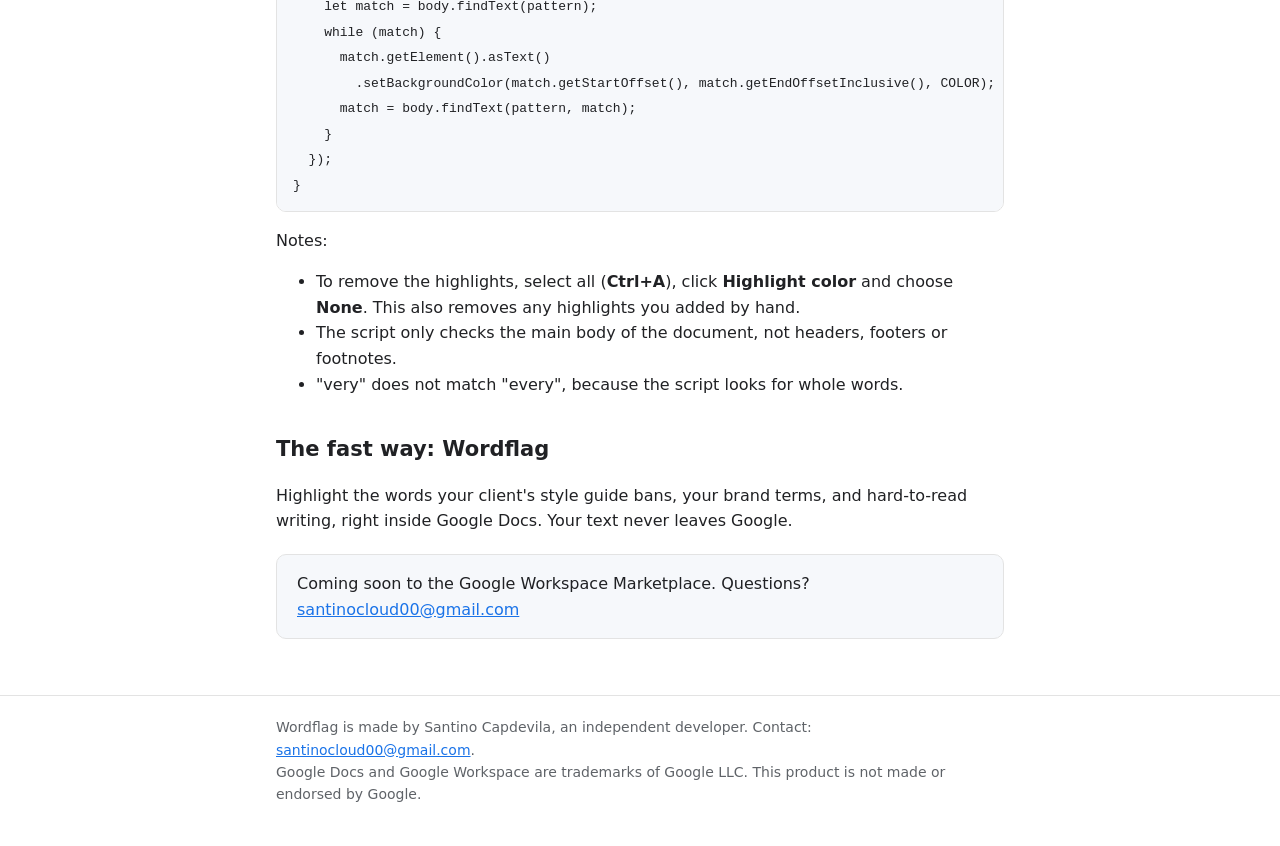
<file: wordflag/guides/highlight-all-instances-of-a-word-google-docs.html>
<!doctype html>
<html lang="en">
<head>
<meta charset="utf-8">
<meta name="viewport" content="width=device-width, initial-scale=1">
<title>How to highlight all instances of a word in Google Docs (3 ways)</title>
<meta name="description" content="Google Docs can find every instance of a word but cannot highlight them all at once. Here are three ways that work: Find, multi-select, and a free Apps Script.">

<link rel="stylesheet" href="/site.css">
</head>
<body>
<header><div class="in"><a class="brand" href="/wordflag/">Wordflag</a><nav><a href="/wordflag/">Home</a><a href="/wordflag/support.html">Support</a><a href="/wordflag/privacy.html">Privacy</a><a href="/wordflag/terms.html">Terms</a></nav></div></header>
<main>
<h1>How to highlight all instances of a word in Google Docs</h1>
<p class="lead">Google Docs can find every instance of a word, but it has no button to highlight them all at once. Here are three ways that work today, from quickest to most powerful.</p>

<p>Typical reasons to do this: checking a draft against a client's list of banned words, making sure a brand name is always written the same way, or spotting a word you overuse ("very", "really", "just").</p>

<h2>1. See every match for a moment: Find (Ctrl+F)</h2>
<ol>
<li>Press <strong>Ctrl+F</strong> (<strong>Cmd+F</strong> on a Mac).</li>
<li>Type the word. Docs marks every match in the document and shows a count such as "1 of 3". The search ignores capitalization, so "Very" and "very" both count.</li>
<li>Use the up and down arrows next to the box to jump from one match to the next.</li>
</ol>
<p>The limit: these marks disappear as soon as you close the Find box. They are not real highlights, and you can only search for one word at a time.</p>

<h2>2. Highlight them yourself: multi-select, then one click</h2>
<p>Since 2022 Google Docs lets you select several separate pieces of text at once and format them together.</p>
<ol>
<li>Use Find (method 1) to see where the word appears.</li>
<li>Close the Find box and select the first match.</li>
<li>Hold <strong>Ctrl</strong> (<strong>Cmd</strong> on a Mac) and select each other match.</li>
<li>Click the <strong>Highlight color</strong> button (the marker icon in the toolbar) and pick a color. Every selected match is highlighted.</li>
</ol>
<p>This works well for a handful of matches in a short document. With dozens of matches, or a list of 20 banned words, it gets slow and it is easy to miss one.</p>

<h2>3. Highlight every match automatically: a free Apps Script</h2>
<p>Google Docs has a built-in script editor, Apps Script. This short script highlights every match of every word in your list, as whole words and in any capitalization.</p>
<ol>
<li>In your document, open <strong>Extensions &gt; Apps Script</strong>.</li>
<li>Delete the sample code and paste the script below. Edit the <code>WORDS</code> list.</li>
<li>Click <strong>Save</strong>, then <strong>Run</strong>. The first time, Google asks you to authorize your own script; because you wrote it and it is not published, Google shows an "unverified app" warning. Choose <strong>Advanced</strong>, then <strong>Go to</strong> your project, then <strong>Allow</strong>.</li>
<li>Go back to the document: every match is highlighted.</li>
</ol>
<pre><code>// The words or phrases to highlight (letters, spaces, hyphens and apostrophes).
const WORDS = ['very', 'really', 'in order to'];
const COLOR = '#fff475'; // yellow

function highlightWords() {
  const body = DocumentApp.getActiveDocument().getBody();
  WORDS.forEach(function (word) {
    // Whole words, any capitalization: "very" becomes \b[Vv][Ee][Rr][Yy]\b
    const pattern = '\\b' + word.replace(/[a-z]/gi, function (c) {
      return '[' + c.toUpperCase() + c.toLowerCase() + ']';
    }) + '\\b';
    let match = body.findText(pattern);
    while (match) {
      match.getElement().asText()
        .setBackgroundColor(match.getStartOffset(), match.getEndOffsetInclusive(), COLOR);
      match = body.findText(pattern, match);
    }
  });
}</code></pre>
<p>Notes:</p>
<ul>
<li>To remove the highlights, select all (<strong>Ctrl+A</strong>), click <strong>Highlight color</strong> and choose <strong>None</strong>. This also removes any highlights you added by hand.</li>
<li>The script only checks the main body of the document, not headers, footers or footnotes.</li>
<li>"very" does not match "every", because the script looks for whole words.</li>
</ul>

<h2>The fast way: Wordflag</h2>
<p>Highlight the words your client&#39;s style guide bans, your brand terms, and hard-to-read writing, right inside Google Docs. Your text never leaves Google.</p>
<p class="box">Coming soon to the Google Workspace Marketplace. Questions? <a href="mailto:santinocloud00@gmail.com">santinocloud00@gmail.com</a></p>

</main>
<footer><div class="in">Wordflag is made by Santino Capdevila, an independent developer. Contact: <a href="mailto:santinocloud00@gmail.com">santinocloud00@gmail.com</a>.<br>Google Docs and Google Workspace are trademarks of Google LLC. This product is not made or endorsed by Google.</div></footer>
</body>
</html>
</file>
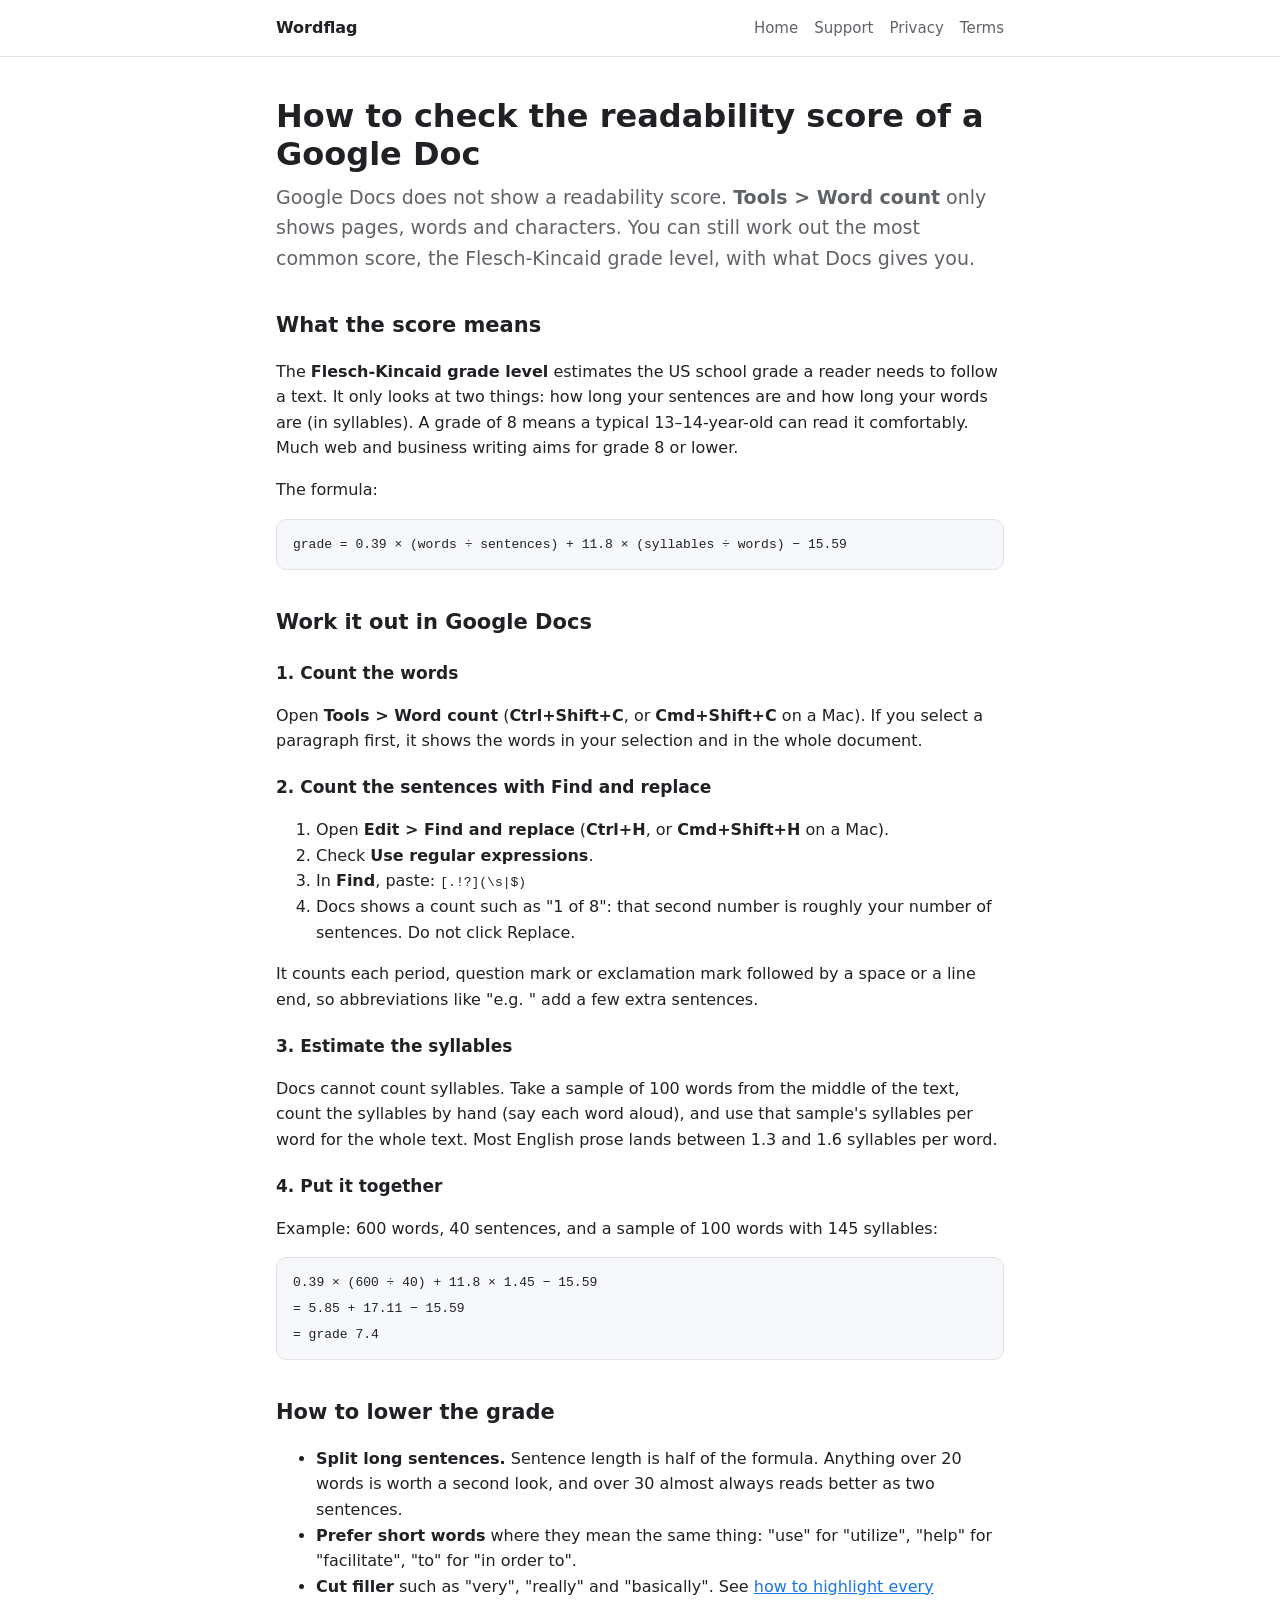
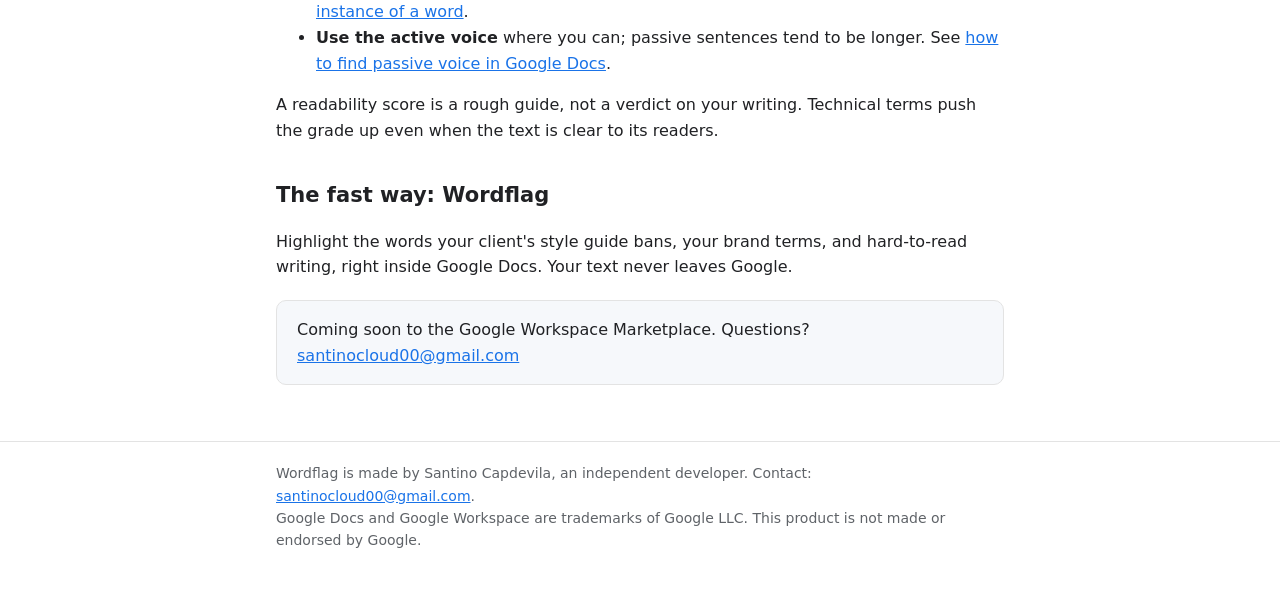
<file: wordflag/guides/readability-score-google-docs.html>
<!doctype html>
<html lang="en">
<head>
<meta charset="utf-8">
<meta name="viewport" content="width=device-width, initial-scale=1">
<title>How to check the readability score of a Google Doc</title>
<meta name="description" content="Google Docs&#39; Word count does not show a readability score. Here is how to work out the Flesch-Kincaid grade yourself with Word count and a Find trick, and a faster way.">

<link rel="stylesheet" href="/site.css">
</head>
<body>
<header><div class="in"><a class="brand" href="/wordflag/">Wordflag</a><nav><a href="/wordflag/">Home</a><a href="/wordflag/support.html">Support</a><a href="/wordflag/privacy.html">Privacy</a><a href="/wordflag/terms.html">Terms</a></nav></div></header>
<main>
<h1>How to check the readability score of a Google Doc</h1>
<p class="lead">Google Docs does not show a readability score. <strong>Tools &gt; Word count</strong> only shows pages, words and characters. You can still work out the most common score, the Flesch-Kincaid grade level, with what Docs gives you.</p>

<h2>What the score means</h2>
<p>The <strong>Flesch-Kincaid grade level</strong> estimates the US school grade a reader needs to follow a text. It only looks at two things: how long your sentences are and how long your words are (in syllables). A grade of 8 means a typical 13–14-year-old can read it comfortably. Much web and business writing aims for grade 8 or lower.</p>
<p>The formula:</p>
<pre><code>grade = 0.39 × (words ÷ sentences) + 11.8 × (syllables ÷ words) − 15.59</code></pre>

<h2>Work it out in Google Docs</h2>
<h3>1. Count the words</h3>
<p>Open <strong>Tools &gt; Word count</strong> (<strong>Ctrl+Shift+C</strong>, or <strong>Cmd+Shift+C</strong> on a Mac). If you select a paragraph first, it shows the words in your selection and in the whole document.</p>

<h3>2. Count the sentences with Find and replace</h3>
<ol>
<li>Open <strong>Edit &gt; Find and replace</strong> (<strong>Ctrl+H</strong>, or <strong>Cmd+Shift+H</strong> on a Mac).</li>
<li>Check <strong>Use regular expressions</strong>.</li>
<li>In <strong>Find</strong>, paste: <code>[.!?](\s|$)</code></li>
<li>Docs shows a count such as "1 of 8": that second number is roughly your number of sentences. Do not click Replace.</li>
</ol>
<p>It counts each period, question mark or exclamation mark followed by a space or a line end, so abbreviations like "e.g. " add a few extra sentences.</p>

<h3>3. Estimate the syllables</h3>
<p>Docs cannot count syllables. Take a sample of 100 words from the middle of the text, count the syllables by hand (say each word aloud), and use that sample's syllables per word for the whole text. Most English prose lands between 1.3 and 1.6 syllables per word.</p>

<h3>4. Put it together</h3>
<p>Example: 600 words, 40 sentences, and a sample of 100 words with 145 syllables:</p>
<pre><code>0.39 × (600 ÷ 40) + 11.8 × 1.45 − 15.59
= 5.85 + 17.11 − 15.59
= grade 7.4</code></pre>

<h2>How to lower the grade</h2>
<ul>
<li><strong>Split long sentences.</strong> Sentence length is half of the formula. Anything over 20 words is worth a second look, and over 30 almost always reads better as two sentences.</li>
<li><strong>Prefer short words</strong> where they mean the same thing: "use" for "utilize", "help" for "facilitate", "to" for "in order to".</li>
<li><strong>Cut filler</strong> such as "very", "really" and "basically". See <a href="/wordflag/guides/highlight-all-instances-of-a-word-google-docs.html">how to highlight every instance of a word</a>.</li>
<li><strong>Use the active voice</strong> where you can; passive sentences tend to be longer. See <a href="/wordflag/guides/find-passive-voice-google-docs.html">how to find passive voice in Google Docs</a>.</li>
</ul>
<p>A readability score is a rough guide, not a verdict on your writing. Technical terms push the grade up even when the text is clear to its readers.</p>

<h2>The fast way: Wordflag</h2>
<p>Highlight the words your client&#39;s style guide bans, your brand terms, and hard-to-read writing, right inside Google Docs. Your text never leaves Google.</p>
<p class="box">Coming soon to the Google Workspace Marketplace. Questions? <a href="mailto:santinocloud00@gmail.com">santinocloud00@gmail.com</a></p>

</main>
<footer><div class="in">Wordflag is made by Santino Capdevila, an independent developer. Contact: <a href="mailto:santinocloud00@gmail.com">santinocloud00@gmail.com</a>.<br>Google Docs and Google Workspace are trademarks of Google LLC. This product is not made or endorsed by Google.</div></footer>
</body>
</html>
</file>
<file: site.css>
:root { --text:#202124; --muted:#5f6368; --line:#e3e3e3; --accent:#1a73e8; --bg:#ffffff; --soft:#f6f8fb; }
@media (prefers-color-scheme: dark) { :root { --text:#e8eaed; --muted:#9aa0a6; --line:#3c4043; --accent:#8ab4f8; --bg:#202124; --soft:#2a2b2e; } }
* { box-sizing: border-box; }
body { margin:0; background:var(--bg); color:var(--text); font:16px/1.6 system-ui, -apple-system, "Segoe UI", Roboto, Arial, sans-serif; }
main, header .in, footer .in { max-width: 760px; margin: 0 auto; padding: 0 16px; }
header { border-bottom:1px solid var(--line); }
header .in { display:flex; gap:16px; align-items:center; justify-content:space-between; height:56px; }
header a.brand { font-weight:600; color:var(--text); text-decoration:none; }
nav a { margin-left:16px; color:var(--muted); text-decoration:none; font-size:15px; }
nav a:hover, a:hover { text-decoration:underline; }
a { color:var(--accent); }
h1 { font-size:32px; line-height:1.2; margin:40px 0 8px; }
h2 { font-size:21px; margin:36px 0 8px; }
h3 { font-size:17px; margin:20px 0 4px; }
.lead { font-size:19px; color:var(--muted); margin:0 0 24px; }
.box { background:var(--soft); border:1px solid var(--line); border-radius:10px; padding:16px 20px; margin:20px 0; }
.grid { display:grid; grid-template-columns:repeat(auto-fit,minmax(220px,1fr)); gap:16px; }
.grid div { border:1px solid var(--line); border-radius:10px; padding:14px 16px; }
.grid h3 { margin-top:0; }
.shot { width:100%; border:1px solid var(--line); border-radius:10px; }
table { border-collapse:collapse; width:100%; font-size:15px; }
th, td { text-align:left; vertical-align:top; padding:8px; border-bottom:1px solid var(--line); }
code { font-size:13px; word-break:break-all; }
pre { background:var(--soft); border:1px solid var(--line); border-radius:10px; padding:12px 16px; overflow-x:auto; }
pre code { word-break:normal; }
.muted { color:var(--muted); }
footer { border-top:1px solid var(--line); margin-top:56px; }
footer .in { padding:20px 16px 40px; color:var(--muted); font-size:14px; }
</file>
